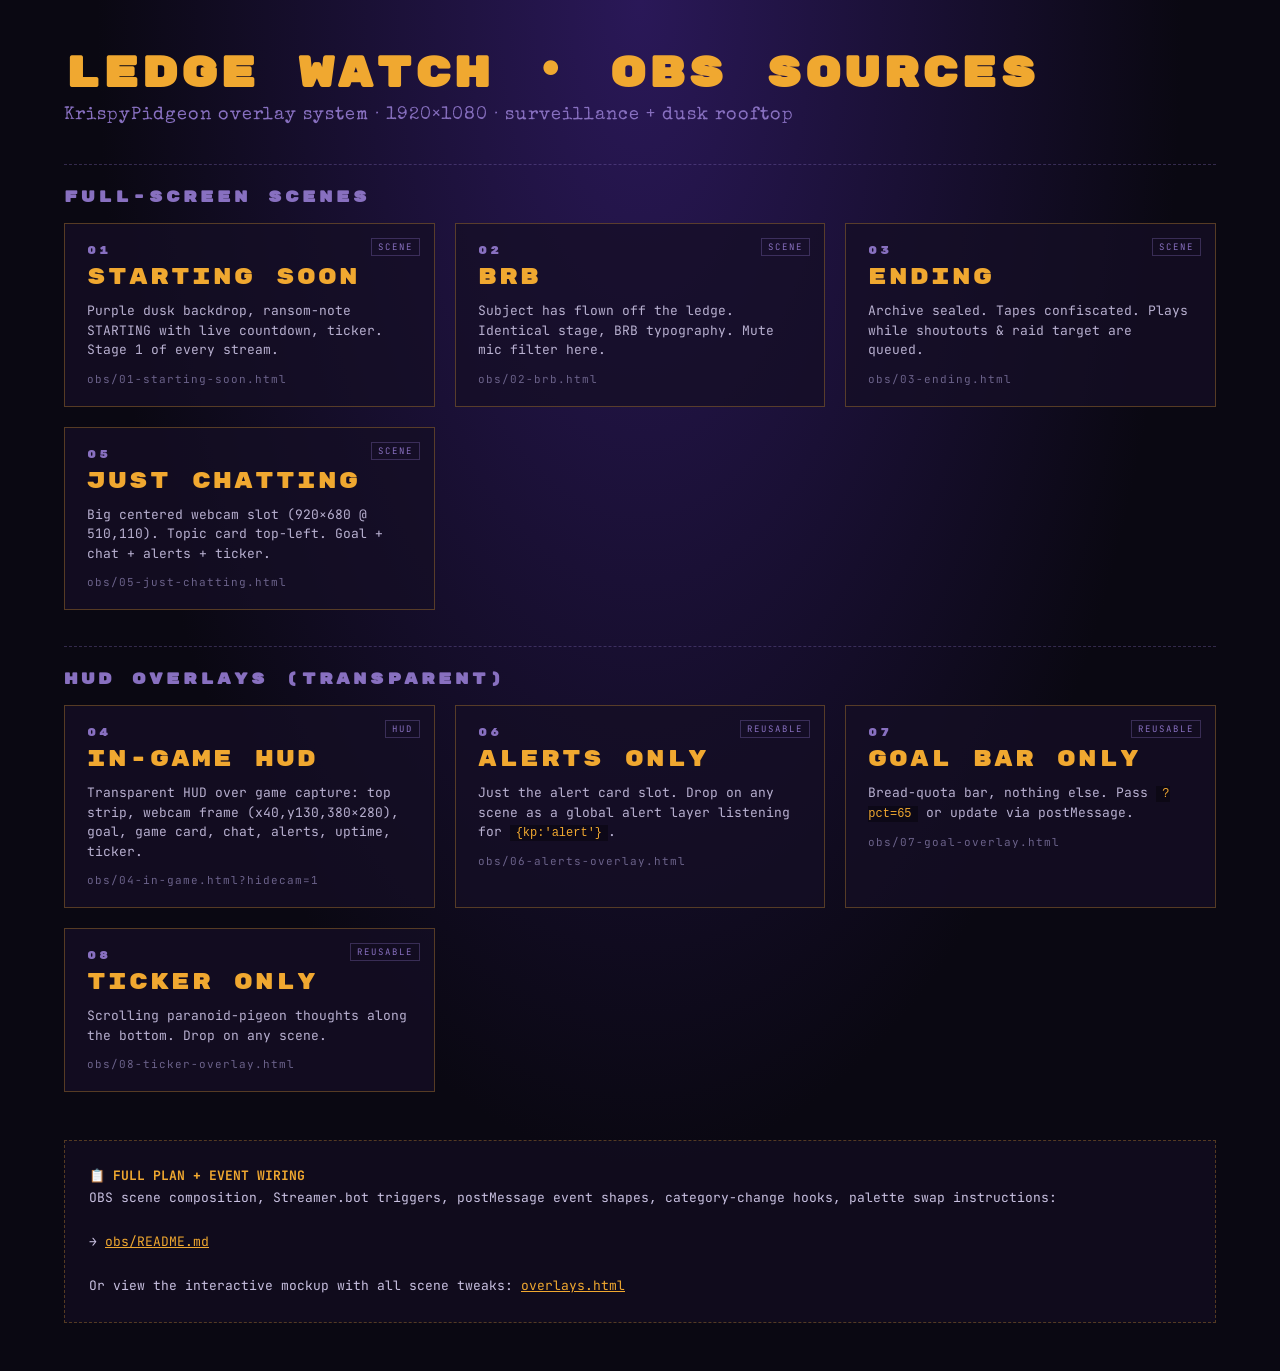
<file: index.html>
<!DOCTYPE html>
<html>
<head>
<meta charset="UTF-8">
<title>KP · OBS Source Index</title>
<link href="https://fonts.googleapis.com/css2?family=JetBrains+Mono:wght@400;700&family=Rubik+Mono+One&family=Special+Elite&display=swap" rel="stylesheet">
<style>
  * { box-sizing: border-box; margin: 0; padding: 0; }
  body {
    background: #0a0812 radial-gradient(ellipse at top, #2a1858 0%, #0a0812 60%);
    color: #e8e4f0; font-family: 'JetBrains Mono', monospace; min-height: 100vh;
    padding: 48px 64px;
  }
  h1 { font-family: 'Rubik Mono One'; font-size: 42px; letter-spacing: 3px; color: #f0a830; margin-bottom: 6px; }
  .sub { font-family: 'Special Elite'; font-size: 18px; color: #8870c0; margin-bottom: 40px; letter-spacing: 1px; }
  .grid { display: grid; grid-template-columns: repeat(auto-fill, minmax(340px, 1fr)); gap: 20px; max-width: 1400px; }
  .card {
    background: rgba(20,14,36,0.75); border: 1px solid rgba(240,168,48,0.3);
    padding: 20px 22px; text-decoration: none; color: inherit;
    transition: transform .15s, border-color .15s, box-shadow .15s;
    position: relative; overflow: hidden;
  }
  .card:hover { transform: translateY(-2px); border-color: #f0a830; box-shadow: 0 8px 30px rgba(240,168,48,0.15); }
  .card .num { font-family: 'Rubik Mono One'; font-size: 11px; color: #8870c0; letter-spacing: 3px; }
  .card .name { font-family: 'Rubik Mono One'; font-size: 22px; color: #f0a830; letter-spacing: 2px; margin: 6px 0 10px; }
  .card .desc { font-size: 13px; color: #b8b0d0; line-height: 1.5; }
  .card .path { font-size: 11px; color: #6b628a; margin-top: 12px; letter-spacing: 1px; }
  .card .tag { position: absolute; top: 14px; right: 14px; font-size: 9px; letter-spacing: 2px; color: #8870c0; border: 1px solid #8870c055; padding: 2px 6px; }
  h2 { font-family: 'Rubik Mono One'; font-size: 16px; letter-spacing: 3px; color: #8870c0; margin: 36px 0 16px; border-top: 1px dashed #8870c055; padding-top: 22px; }
  .plan {
    margin-top: 48px; padding: 24px; background: rgba(20,14,36,0.6); border: 1px dashed rgba(240,168,48,0.3);
    font-size: 13px; line-height: 1.7; color: #c8c0e0;
  }
  .plan a { color: #f0a830; }
  code { background: rgba(0,0,0,0.35); padding: 1px 6px; color: #f0a830; font-size: 12px; }
</style>
</head>
<body>
  <h1>LEDGE WATCH · OBS SOURCES</h1>
  <div class="sub">KrispyPidgeon overlay system · 1920×1080 · surveillance + dusk rooftop</div>

  <h2>FULL-SCREEN SCENES</h2>
  <div class="grid">
    <a class="card" href="obs/01-starting-soon.html"><span class="tag">SCENE</span>
      <div class="num">01</div><div class="name">STARTING SOON</div>
      <div class="desc">Purple dusk backdrop, ransom-note STARTING with live countdown, ticker. Stage 1 of every stream.</div>
      <div class="path">obs/01-starting-soon.html</div>
    </a>
    <a class="card" href="obs/02-brb.html"><span class="tag">SCENE</span>
      <div class="num">02</div><div class="name">BRB</div>
      <div class="desc">Subject has flown off the ledge. Identical stage, BRB typography. Mute mic filter here.</div>
      <div class="path">obs/02-brb.html</div>
    </a>
    <a class="card" href="obs/03-ending.html"><span class="tag">SCENE</span>
      <div class="num">03</div><div class="name">ENDING</div>
      <div class="desc">Archive sealed. Tapes confiscated. Plays while shoutouts & raid target are queued.</div>
      <div class="path">obs/03-ending.html</div>
    </a>
    <a class="card" href="obs/05-just-chatting.html"><span class="tag">SCENE</span>
      <div class="num">05</div><div class="name">JUST CHATTING</div>
      <div class="desc">Big centered webcam slot (920×680 @ 510,110). Topic card top-left. Goal + chat + alerts + ticker.</div>
      <div class="path">obs/05-just-chatting.html</div>
    </a>
  </div>

  <h2>HUD OVERLAYS (TRANSPARENT)</h2>
  <div class="grid">
    <a class="card" href="obs/04-in-game.html?hidecam=1"><span class="tag">HUD</span>
      <div class="num">04</div><div class="name">IN-GAME HUD</div>
      <div class="desc">Transparent HUD over game capture: top strip, webcam frame (x40,y130,380×280), goal, game card, chat, alerts, uptime, ticker.</div>
      <div class="path">obs/04-in-game.html?hidecam=1</div>
    </a>
    <a class="card" href="obs/06-alerts-overlay.html"><span class="tag">REUSABLE</span>
      <div class="num">06</div><div class="name">ALERTS ONLY</div>
      <div class="desc">Just the alert card slot. Drop on any scene as a global alert layer listening for <code>{kp:'alert'}</code>.</div>
      <div class="path">obs/06-alerts-overlay.html</div>
    </a>
    <a class="card" href="obs/07-goal-overlay.html"><span class="tag">REUSABLE</span>
      <div class="num">07</div><div class="name">GOAL BAR ONLY</div>
      <div class="desc">Bread-quota bar, nothing else. Pass <code>?pct=65</code> or update via postMessage.</div>
      <div class="path">obs/07-goal-overlay.html</div>
    </a>
    <a class="card" href="obs/08-ticker-overlay.html"><span class="tag">REUSABLE</span>
      <div class="num">08</div><div class="name">TICKER ONLY</div>
      <div class="desc">Scrolling paranoid-pigeon thoughts along the bottom. Drop on any scene.</div>
      <div class="path">obs/08-ticker-overlay.html</div>
    </a>
  </div>

  <div class="plan">
    <strong style="color:#f0a830">📋 FULL PLAN + EVENT WIRING</strong><br/>
    OBS scene composition, Streamer.bot triggers, postMessage event shapes, category-change hooks, palette swap instructions:<br/><br/>
    → <a href="obs/README.md">obs/README.md</a><br/><br/>
    Or view the interactive mockup with all scene tweaks: <a href="overlays.html">overlays.html</a>
  </div>
</body>
</html>
</file>
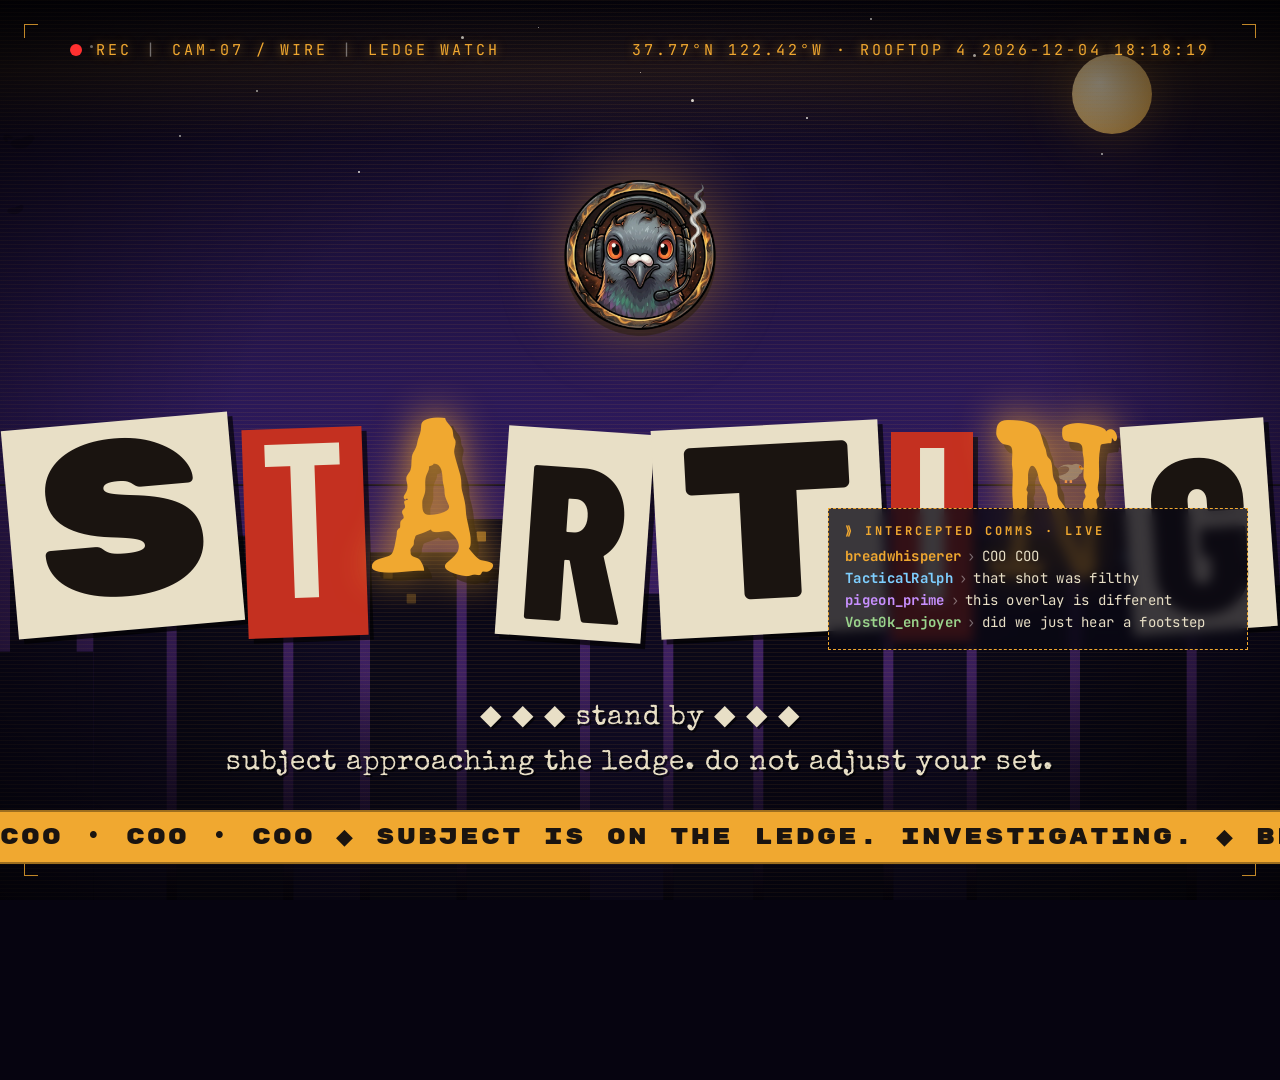
<file: obs/01-starting-soon.html>
<!DOCTYPE html>
<html>
<head>
<meta charset="UTF-8">
<title>KP · Starting Soon</title>
<link rel="stylesheet" href="ledge.css">
</head>
<body class="with-bg">
<div id="root" style="position:absolute;inset:0"></div>
<script src="ledge.js"></script>
<script>
  const qs = new URLSearchParams(location.search);
  // URL params:
  //   channel       Twitch channel. Enables live chat AND the smart countdown below.
  //   startAt       "auto" (default): read the next slot from the channel's Twitch schedule.
  //                 Or a fixed one-off time, e.g. startAt=20:00 (overrides the schedule).
  //   liveCountdown minutes to count down once Twitch shows the channel is live (default 7,
  //                 leaves room to run an ad so pre-rolls don't hit people joining)
  //   countdown     legacy: minutes from when the source loads. Prefer startAt.
  //   sim           set to 0 to disable sim chat when no channel provided
  //
  // Countdown priority: live (go-live + liveCountdown) > fixed startAt=HH:MM > Twitch
  // schedule > legacy countdown > "stand by". It never shows a made-up time.
  const channel   = (qs.get('channel') || '').toLowerCase().replace(/^#/, '');
  const countMin  = Number(qs.get('countdown')) || 0;
  const startAt   = (qs.get('startAt') || (countMin ? '' : 'auto')).trim();
  const liveMin   = qs.has('liveCountdown') ? Math.max(0, Number(qs.get('liveCountdown')) || 0) : 7;

  const root = document.getElementById('root');
  LedgeWatch.rooftop(root);
  LedgeWatch.topStrip(root);

  const typoEl = LedgeWatch.typo(root, 'STARTING', [
    '◆ ◆ ◆  stand by  ◆ ◆ ◆',
    'subject approaching the ledge. do not adjust your set.',
  ], { logo: 'assets/logo.png' });
  const line1 = typoEl.querySelector('.sub div:first-child');
  const pad = (n) => String(n).padStart(2, '0');
  const loadedAt = Date.now();

  // ---- Twitch state (public data, no login). Unofficial endpoint: if it ever
  // changes or fails, state stays null and we fall back to "stand by".
  const twitch = { liveSince: null, segments: null };
  async function pollTwitch() {
    if (!channel) return;
    try {
      const q = `query{user(login:"${channel}"){stream{createdAt} channel{schedule{segments{startAt endAt}}}}}`;
      const r = await fetch('https://gql.twitch.tv/gql', {
        method: 'POST',
        headers: { 'Client-ID': 'kimne78kx3ncx6brgo4mv6wki5h1ko', 'Content-Type': 'application/json' },
        body: JSON.stringify({ query: q }),
      });
      const u = (await r.json())?.data?.user;
      if (!u) return;
      twitch.liveSince = u.stream?.createdAt ? new Date(u.stream.createdAt) : null;
      const segs = u.channel?.schedule?.segments;
      if (Array.isArray(segs)) {
        twitch.segments = segs.map(s => ({ start: new Date(s.startAt), end: s.endAt ? new Date(s.endAt) : null }))
                              .filter(s => !isNaN(s.start)).sort((x, y) => x.start - y.start);
      }
    } catch (_) { /* keep last known state */ }
  }
  pollTwitch(); setInterval(pollTwitch, 30 * 1000);

  // Returns a Date to count down to, 'soon' for "going live any second", or null for "stand by".
  function targetTime() {
    const now = new Date();
    // 1. Live: short countdown from the real go-live moment
    if (twitch.liveSince) return new Date(twitch.liveSince.getTime() + liveMin * 60000);
    // 2. Fixed one-off time
    if (startAt && startAt.toLowerCase() !== 'auto') {
      const m = startAt.match(/^(\d{1,2}):?(\d{2})$/);
      if (!m) return null;
      const t = new Date(now); t.setHours(Number(m[1]), Number(m[2]), 0, 0);
      return t;
    }
    // 3. Twitch schedule: the slot we're in, or the next one
    if (startAt && twitch.segments) {
      const seg = twitch.segments.find(s => (s.end || new Date(s.start.getTime() + 4 * 3600e3)) > now);
      if (!seg) return null;
      return seg.start;
    }
    // 4. Legacy minutes-from-load
    if (countMin) return new Date(loadedAt + countMin * 60000);
    return null;
  }
  function render() {
    const t = targetTime();
    if (!t) { line1.textContent = '◆ ◆ ◆  stand by  ◆ ◆ ◆'; return; }
    const left = Math.round((t - Date.now()) / 1000);
    if (left <= 0) { line1.textContent = '◆ ◆ ◆  going live any second  ◆ ◆ ◆'; return; }
    if (left > 60 * 60) { line1.textContent = '◆ ◆ ◆  stand by  ◆ ◆ ◆'; return; } // more than an hour out
    line1.textContent = `◆ ◆ ◆  begins in ${pad(Math.floor(left / 60))}:${pad(left % 60)}  ◆ ◆ ◆`;
  }
  render(); setInterval(render, 1000);

  // Pre-stream chat — keeps community visible before going live
  const simulate = channel ? false : (qs.get('sim') !== '0');
  const chat = LedgeWatch.chat(root, { simulate });
  if (channel) LedgeWatch.twitchChat(channel, (m) => chat.add(m));

  // Alerts — lets early follow/sub/raid hype pop before you even go live
  const alertHost = LedgeWatch.alertHost(root);

  LedgeWatch.ticker(root);
  LedgeWatch.bind({ alertHost, chat });

  window.LedgeWatch_test = {
    follow: () => alertHost.fire({ type: 'follow', name: 'flock_boss',     msg: 'followed the flock' }),
    sub:    () => alertHost.fire({ type: 'sub',    name: 'breadwhisperer', amount: 'Tier 3 · 6mo', msg: 'resubbed · 6 months deep' }),
    bits:   () => alertHost.fire({ type: 'bits',   name: 'TacticalRalph',  amount: '500 bits',     msg: 'tossed 500 bits' }),
    donate: () => alertHost.fire({ type: 'donate', name: 'anonymous',      amount: '£25.00',       msg: 'buy yourself a sandwich' }),
    raid:   () => alertHost.fire({ type: 'raid',   name: 'Vost0k_stream',  amount: '42 raiders',   msg: 'raiding with 42' }),
  };
</script>
</body>
</html>
</file>
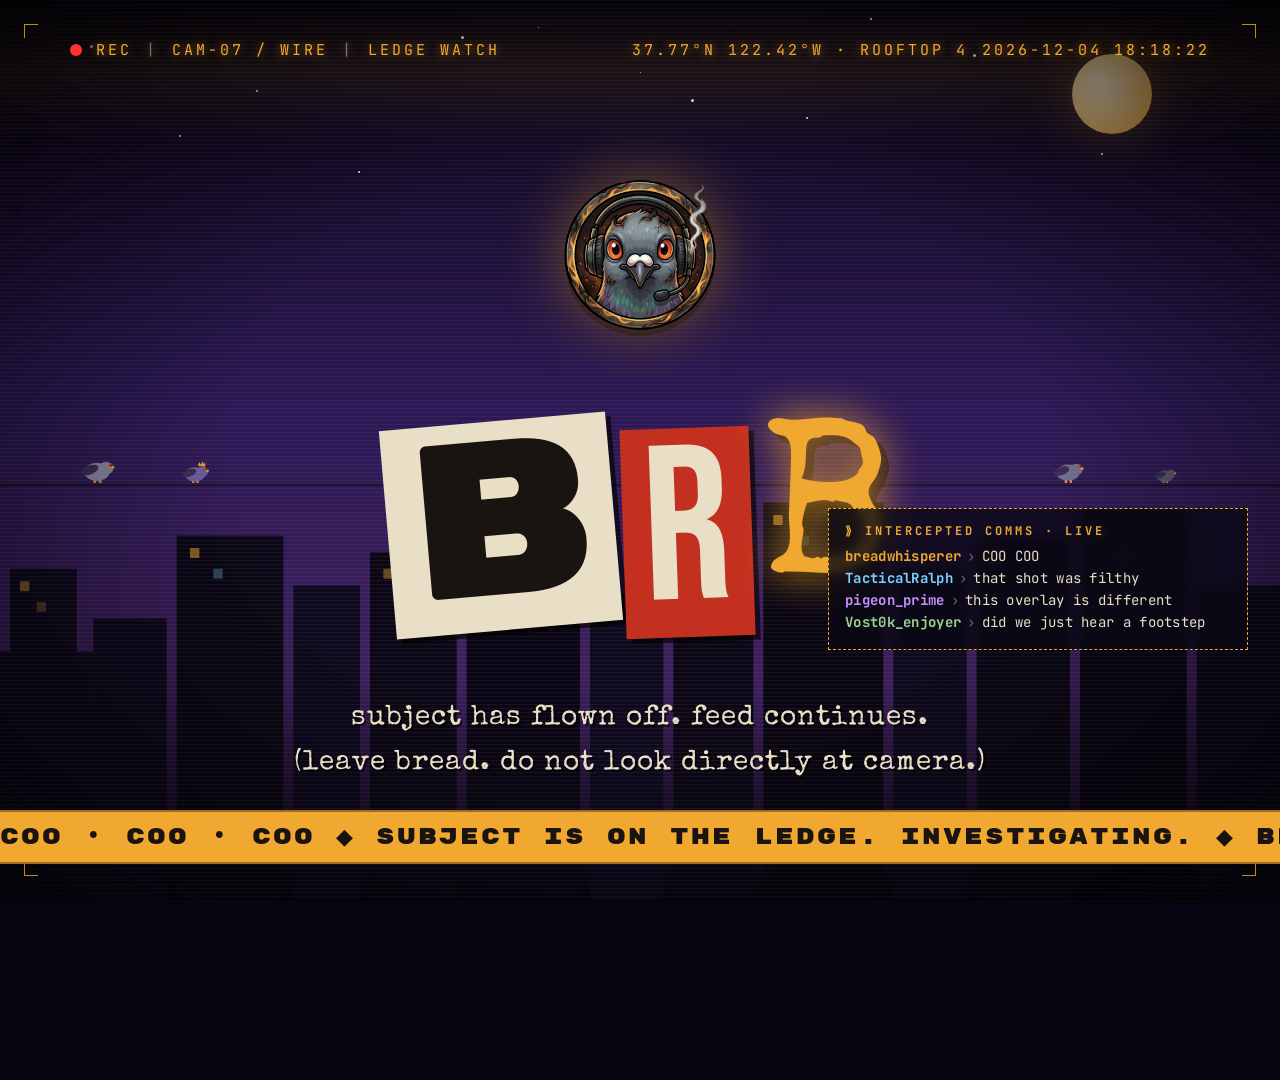
<file: obs/02-brb.html>
<!DOCTYPE html>
<html>
<head>
<meta charset="UTF-8">
<title>KP · BRB</title>
<link rel="stylesheet" href="ledge.css">
</head>
<body class="with-bg">
<div id="root" style="position:absolute;inset:0"></div>
<script src="ledge.js"></script>
<script>
  const qs = new URLSearchParams(location.search);
  // URL params:
  //   channel — Twitch channel for live chat (community stays visible during breaks)
  //   sim     — set to 0 to disable sim chat when no channel provided
  const channel = qs.get('channel') || '';

  const root = document.getElementById('root');
  LedgeWatch.rooftop(root);
  LedgeWatch.topStrip(root);
  LedgeWatch.typo(root, 'BRB', [
    'subject has flown off. feed continues.',
    '(leave bread. do not look directly at camera.)',
  ], { logo: 'assets/logo.png' });

  // Chat — keeps community alive during the break
  const simulate = channel ? false : (qs.get('sim') !== '0');
  const chat = LedgeWatch.chat(root, { simulate });
  if (channel) LedgeWatch.twitchChat(channel, (m) => chat.add(m));

  // Alerts — mid-break subs/follows/raids still pop
  const alertHost = LedgeWatch.alertHost(root);

  LedgeWatch.ticker(root);
  LedgeWatch.bind({ alertHost, chat });

  window.LedgeWatch_test = {
    follow: () => alertHost.fire({ type: 'follow', name: 'flock_boss',     msg: 'followed the flock' }),
    sub:    () => alertHost.fire({ type: 'sub',    name: 'breadwhisperer', amount: 'Tier 3 · 6mo', msg: 'resubbed · 6 months deep' }),
    bits:   () => alertHost.fire({ type: 'bits',   name: 'TacticalRalph',  amount: '500 bits',     msg: 'tossed 500 bits' }),
    donate: () => alertHost.fire({ type: 'donate', name: 'anonymous',      amount: '£25.00',       msg: 'buy yourself a sandwich' }),
    raid:   () => alertHost.fire({ type: 'raid',   name: 'Vost0k_stream',  amount: '42 raiders',   msg: 'raiding with 42' }),
  };
</script>
</body>
</html>
</file>
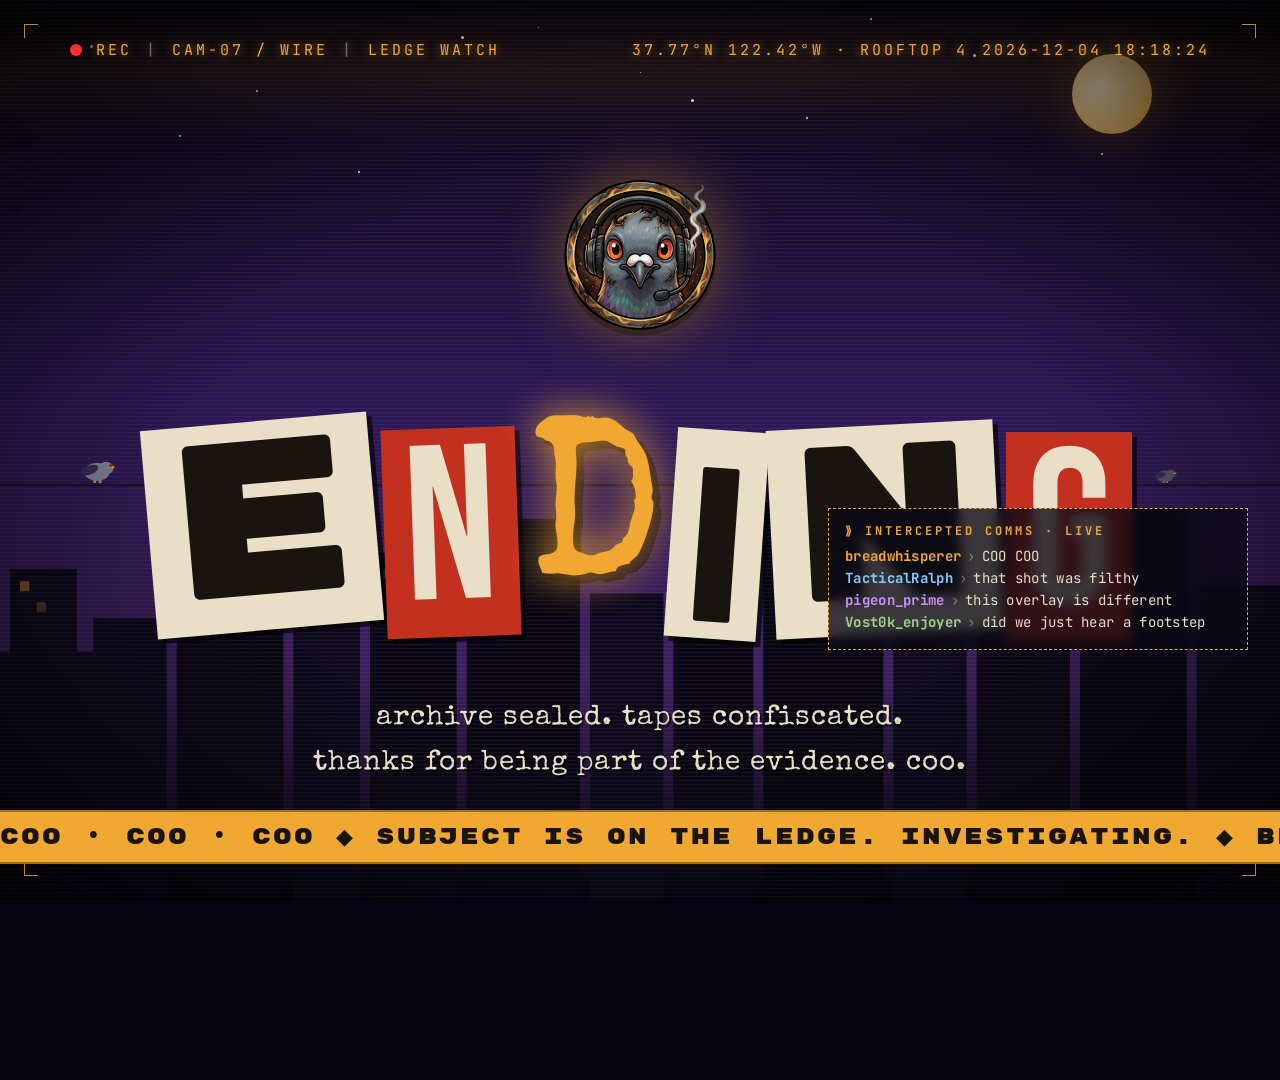
<file: obs/03-ending.html>
<!DOCTYPE html>
<html>
<head>
<meta charset="UTF-8">
<title>KP · Ending</title>
<link rel="stylesheet" href="ledge.css">
</head>
<body class="with-bg">
<div id="root" style="position:absolute;inset:0"></div>
<script src="ledge.js"></script>
<script>
  const qs = new URLSearchParams(location.search);
  // URL params:
  //   channel — Twitch channel for live chat (shoutouts + raid chatter stay visible)
  //   sim     — set to 0 to disable sim chat when no channel provided
  const channel = qs.get('channel') || '';

  const root = document.getElementById('root');
  LedgeWatch.rooftop(root);
  LedgeWatch.topStrip(root);
  LedgeWatch.typo(root, 'ENDING', [
    'archive sealed. tapes confiscated.',
    'thanks for being part of the evidence. coo.',
  ], { logo: 'assets/logo.png' });

  // Chat — stays visible while shoutouts/raid target are queued
  const simulate = channel ? false : (qs.get('sim') !== '0');
  const chat = LedgeWatch.chat(root, { simulate });
  if (channel) LedgeWatch.twitchChat(channel, (m) => chat.add(m));

  // Alerts — late-stream follows/subs/raids get full hype
  const alertHost = LedgeWatch.alertHost(root);

  LedgeWatch.ticker(root);
  LedgeWatch.bind({ alertHost, chat });

  window.LedgeWatch_test = {
    follow: () => alertHost.fire({ type: 'follow', name: 'flock_boss',     msg: 'followed the flock' }),
    sub:    () => alertHost.fire({ type: 'sub',    name: 'breadwhisperer', amount: 'Tier 3 · 6mo', msg: 'resubbed · 6 months deep' }),
    bits:   () => alertHost.fire({ type: 'bits',   name: 'TacticalRalph',  amount: '500 bits',     msg: 'tossed 500 bits' }),
    donate: () => alertHost.fire({ type: 'donate', name: 'anonymous',      amount: '£25.00',       msg: 'buy yourself a sandwich' }),
    raid:   () => alertHost.fire({ type: 'raid',   name: 'Vost0k_stream',  amount: '42 raiders',   msg: 'raiding with 42' }),
  };
</script>
</body>
</html>
</file>
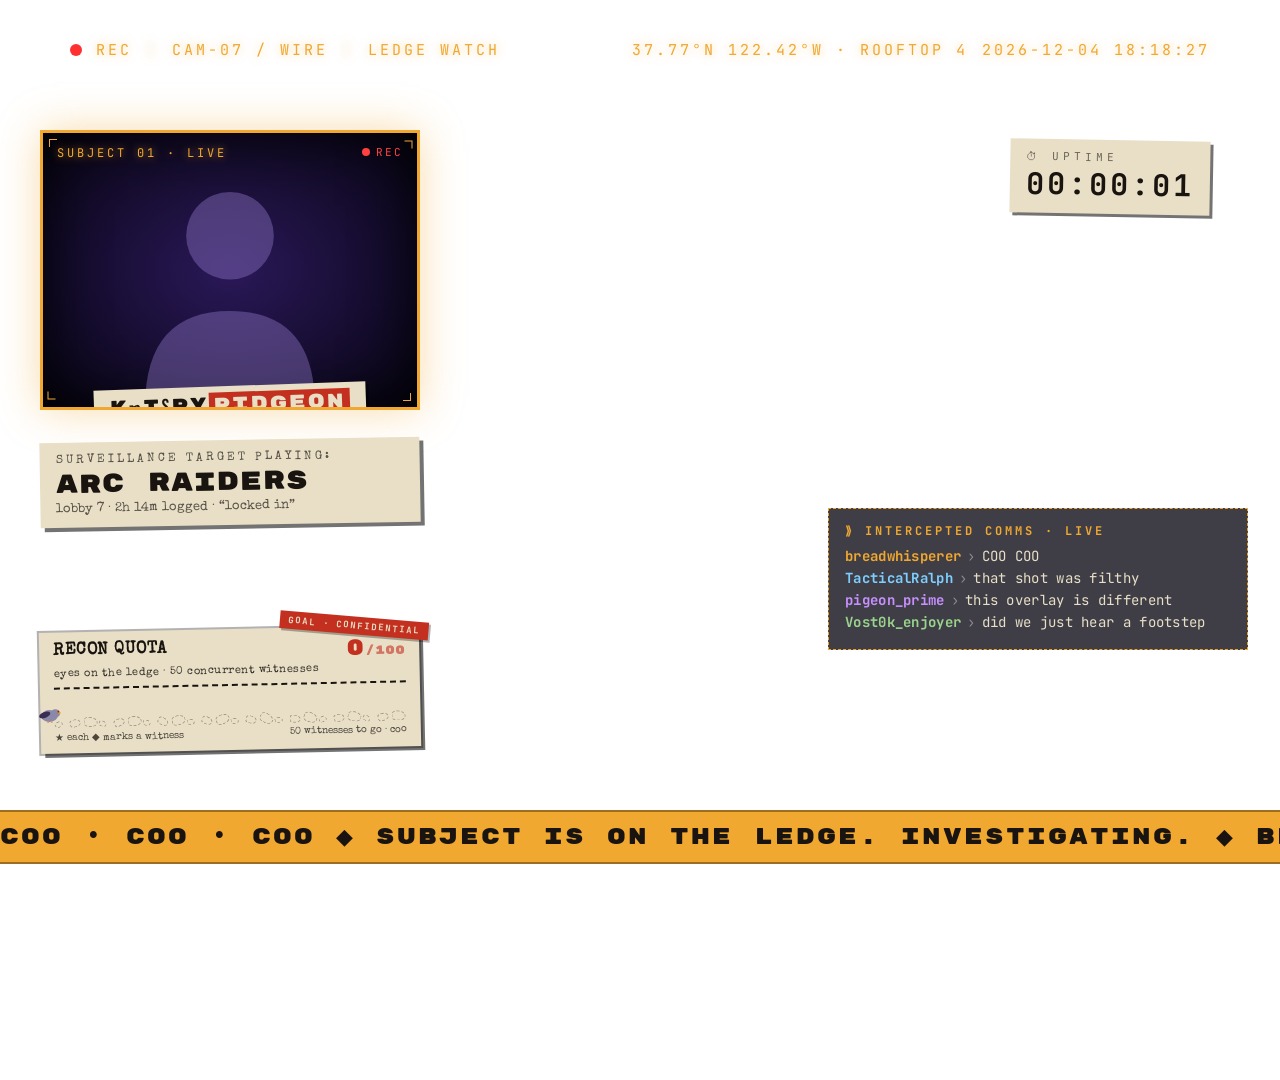
<file: obs/04-in-game.html>
<!DOCTYPE html>
<html>
<head>
<meta charset="UTF-8">
<title>KP · In-Game HUD</title>
<link rel="stylesheet" href="ledge.css">
<style>
  /* Transparent for OBS. HUD layers only — webcam + game capture are separate sources. */
  body { background: transparent; }
  /* Hide the webcam placeholder in production: add ?hidecam=1 to URL. */
  body.nocam .cam { display: none; }
  /* This scene does NOT use the rooftop backdrop — game capture goes behind. */
</style>
</head>
<body>
<div id="root" style="position:absolute;inset:0"></div>
<script src="ledge.js"></script>
<script>
  const qs = new URLSearchParams(location.search);
  if (qs.get('hidecam') === '1') document.body.classList.add('nocam');

  // URL params (all optional):
  //   channel     — Twitch channel: live chat + viewer-count goal + auto game/title/uptime
  //   game        — pin game title (overrides Twitch auto-update)
  //   gameMeta    — pin subtitle (overrides Twitch auto-update)
  //   target      — recon-quota target (default 50)
  //   targetLabel — override the caption beneath the goal title
  //   sim         — set to 0 to disable simulated chat (auto-off when channel is set)
  const channel    = qs.get('channel')  || '';
  const userGame   = qs.get('game');       // undefined if not set
  const userMeta   = qs.get('gameMeta');   // undefined if not set
  const gameName   = userGame || 'ARC RAIDERS';
  const gameMeta   = userMeta || 'lobby 7 · 2h 14m logged · “locked in”';
  const target     = Number(qs.get('target')) || 50;
  const tgtLbl     = qs.get('targetLabel') || `eyes on the ledge · ${target} concurrent witnesses`;

  const root = document.getElementById('root');

  // Top strip (REC / CAM / timestamp) — works over game capture
  LedgeWatch.topStrip(root);

  // Webcam frame placeholder — in OBS, overlay your real webcam source on top
  // at the same coords (40,130 · 380×280). Or append ?hidecam=1 to hide.
  LedgeWatch.cam(root, { x: 40, y: 130, w: 380, h: 280 });

  // Uptime timer (syncs to real Twitch stream uptime when channel is set)
  const uptime = LedgeWatch.timer(root, { label: 'UPTIME', startSeconds: 0 });
  if (qs.get('hidetimer') === '1') uptime.el.style.display = 'none';

  // Goal bar — RECON QUOTA (concurrent viewers). Update live via postMessage {kp:'goal', percent: N}
  const goal = LedgeWatch.goal(root, {
    title: 'RECON QUOTA',
    caption: tgtLbl,
    percent: 0,
    target: target,
    unit: 'witness',
    unitPlural: 'witnesses',
    legend: '★ each ◆ marks a witness',
  });
  if (qs.get('hidegoal') === '1') goal.el.style.display = 'none';

  // Alerts — listen for postMessage {kp:'alert', type, name, amount, msg}
  const alertHost = LedgeWatch.alertHost(root);

  // Chat — live when channel param is set, otherwise simulated unless ?sim=0
  const simulate = channel ? false : (qs.get('sim') !== '0');
  const chat = LedgeWatch.chat(root, { simulate });
  if (qs.get('hidechat') === '1') chat.el.style.display = 'none';

  // Game card — paper slip. Update text via window.setGame(title, meta)
  // Hide entirely with ?hidegame=1 (useful when webcam is off and floating UI looks odd)
  const card = document.createElement('div');
  card.style.cssText = 'position:absolute;top:440px;left:40px;width:380px;background:var(--paper);color:var(--ink);padding:12px 16px;transform:rotate(-1deg);box-shadow:4px 4px 0 rgba(0,0,0,0.55);font-family:Special Elite;z-index:30';
  card.innerHTML = `
    <div style="font-size:12px;letter-spacing:3px;opacity:0.7">SURVEILLANCE TARGET PLAYING:</div>
    <div class="title" style="font-family:'Rubik Mono One';font-size:26px;letter-spacing:1px;margin-top:2px"></div>
    <div class="meta" style="font-size:13px;opacity:0.7;margin-top:2px"></div>`;
  card.querySelector('.title').textContent = gameName;
  card.querySelector('.meta').textContent = gameMeta;
  if (qs.get('hidegame') === '1') card.style.display = 'none';
  root.appendChild(card);
  window.setGame = (title, meta) => {
    card.querySelector('.title').textContent = title;
    if (meta) card.querySelector('.meta').textContent = meta;
  };
  window.hideGame = (hidden = true) => { card.style.display = hidden ? 'none' : ''; };

  // Live Twitch wiring when channel is set
  if (channel) {
    LedgeWatch.twitchChat(channel, (m) => chat.add(m));
    LedgeWatch.viewerPoll(channel, target, (pct) => goal.set(pct));

    // Auto game/title/uptime from Twitch (unless user pinned via URL param)
    LedgeWatch.streamInfoPoll(channel, (info) => {
      if (!userGame && info.game) {
        card.querySelector('.title').textContent = info.game.toUpperCase();
      }
      if (!userMeta) {
        const short = info.title && info.title.length > 48
          ? info.title.slice(0, 45).trim() + '…'
          : info.title;
        const parts = [];
        if (info.uptime) parts.push(`${info.uptime} logged`);
        if (short)       parts.push(`“${short}”`);
        card.querySelector('.meta').textContent = parts.join(' · ');
      }
      // Sync UPTIME timer to real stream uptime (consistent across scene switches)
      const upSec = LedgeWatch.parseUptime(info.uptime);
      if (upSec !== null) uptime.set(upSec);
    });
  }

  // Ticker
  LedgeWatch.ticker(root);

  // Bind postMessage bridge (SE widget / bot relays)
  LedgeWatch.bind({ goal, alertHost, chat });

  // Expose for quick debug in the console: LedgeWatch_test.follow()
  window.LedgeWatch_test = {
    follow: () => alertHost.fire({ type: 'follow', name: 'flock_boss', msg: 'followed the flock' }),
    sub:    () => alertHost.fire({ type: 'sub',    name: 'breadwhisperer', amount: 'Tier 3 × 6mo', msg: 'resubbed · 6 months deep' }),
    bits:   () => alertHost.fire({ type: 'bits',   name: 'TacticalRalph',  amount: '500 bits', msg: 'tossed 500 bits' }),
    donate: () => alertHost.fire({ type: 'donate', name: 'anonymous',      amount: '$25.00',    msg: 'buy yourself a sandwich' }),
    raid:   () => alertHost.fire({ type: 'raid',   name: 'Vost0k_stream',  amount: '42 raiders', msg: 'raiding with 42' }),
    goal:   (p) => goal.set(p),
  };
</script>
</body>
</html>
</file>
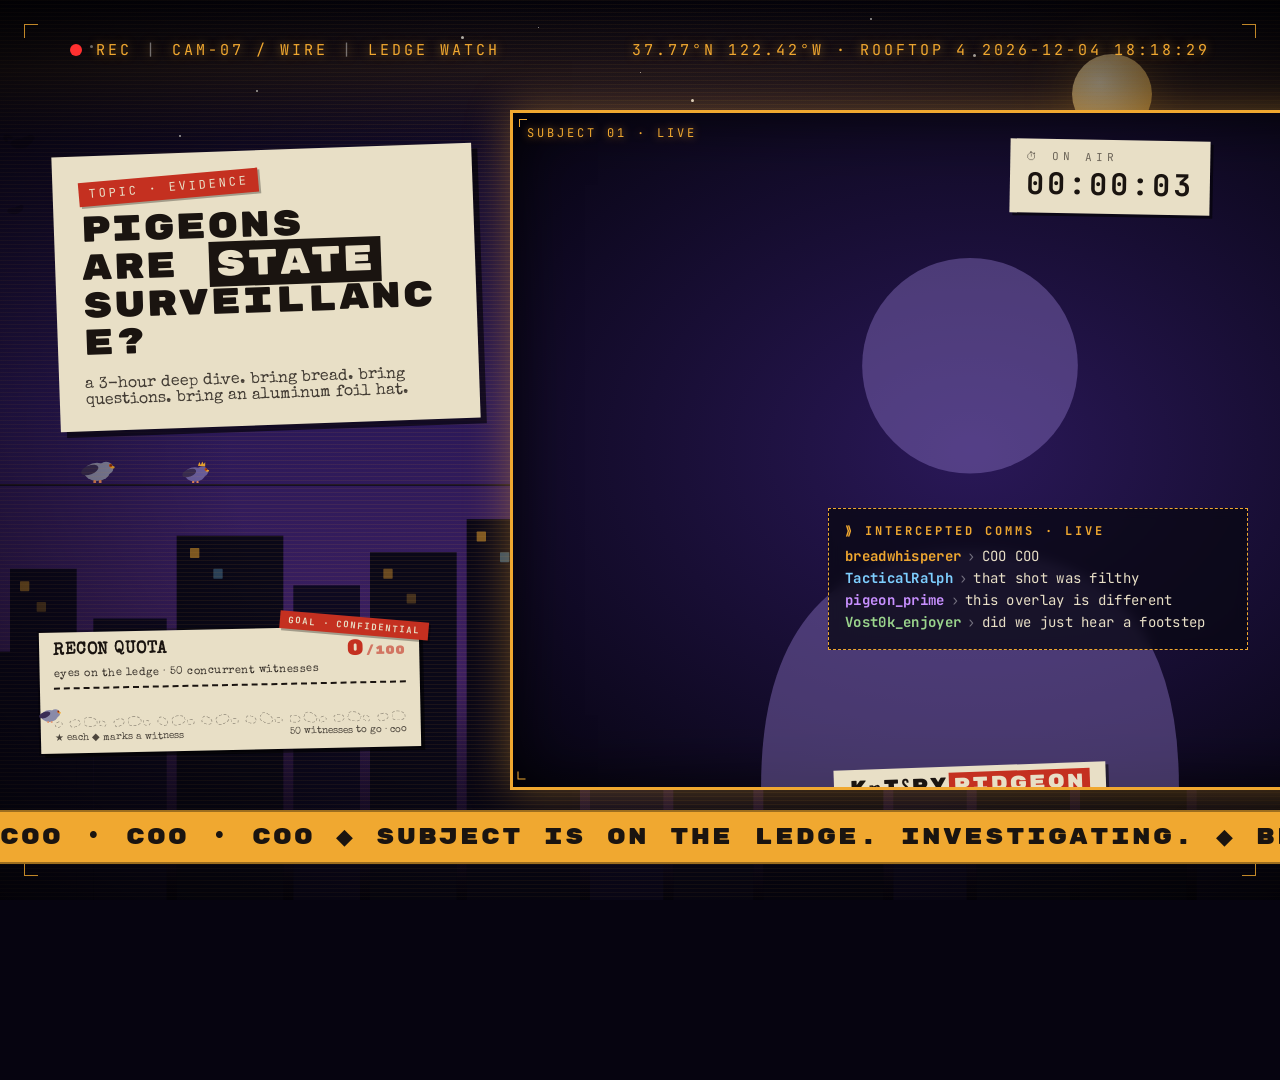
<file: obs/05-just-chatting.html>
<!DOCTYPE html>
<html>
<head>
<meta charset="UTF-8">
<title>KP · Just Chatting</title>
<link rel="stylesheet" href="ledge.css">
</head>
<body class="with-bg">
<div id="root" style="position:absolute;inset:0"></div>
<script src="ledge.js"></script>
<script>
  const qs = new URLSearchParams(location.search);
  const root = document.getElementById('root');

  // URL params (all optional):
  //   channel     — Twitch channel: enables live chat + viewer-count goal polling
  //   topic       — topic card title (HTML allowed, e.g. "STREAM<br/>TOPIC")
  //   topicBody   — topic card body text
  //   topicSize   — sm / md / lg — title font size preset (default md)
  //   topicWidth  — topic card width in px (default 420)
  //   target      — recon-quota target (default 50)
  //   targetLabel — override the caption beneath the goal title
  //   sim         — set to 0 to disable simulated chat (auto-off when channel is set)
  const channel    = qs.get('channel')   || '';
  const topicText  = qs.get('topic')     || 'PIGEONS<br/>ARE <span style="background:var(--ink);color:var(--paper);padding:0 6px">STATE</span><br/>SURVEILLANCE?';
  const topicBody  = qs.get('topicBody') || 'a 3-hour deep dive. bring bread. bring questions. bring an aluminum foil hat.';
  const topicSize  = qs.get('topicSize') || 'md';
  const topicWidth = Number(qs.get('topicWidth')) || 420;
  const target     = Number(qs.get('target')) || 50;
  const tgtLbl     = qs.get('targetLabel') || `eyes on the ledge · ${target} concurrent witnesses`;

  // Title font size presets (keeps the card readable regardless of topic length)
  const TOPIC_SIZES = { sm: 28, md: 36, lg: 44 };
  const topicFont  = TOPIC_SIZES[topicSize] || TOPIC_SIZES.md;

  LedgeWatch.rooftop(root);
  LedgeWatch.topStrip(root);

  // Big webcam slot. Place real webcam source in OBS at (510,110 · 920×680).
  if (qs.get('hidecam') !== '1') LedgeWatch.cam(root, { x: 510, y: 110, w: 920, h: 680 });

  // Timer (labeled ON AIR for chatting scene; syncs to Twitch uptime when channel set)
  const uptime = LedgeWatch.timer(root, { label: 'ON AIR' });
  if (qs.get('hidetimer') === '1') uptime.el.style.display = 'none';

  // Goal bar — RECON QUOTA (concurrent viewers)
  const goal = LedgeWatch.goal(root, {
    title: 'RECON QUOTA',
    caption: tgtLbl,
    percent: 0,
    target: target,
    unit: 'witness',
    unitPlural: 'witnesses',
    legend: '★ each ◆ marks a witness',
  });
  if (qs.get('hidegoal') === '1') goal.el.style.display = 'none';

  // Alerts host
  const alertHost = LedgeWatch.alertHost(root);

  // Chat — live when channel param is set, otherwise simulated unless ?sim=0
  const simulate = channel ? false : (qs.get('sim') !== '0');
  const chat = LedgeWatch.chat(root, { simulate });
  if (qs.get('hidechat') === '1') chat.el.style.display = 'none';
  if (channel) {
    LedgeWatch.twitchChat(channel, (m) => chat.add(m));
    LedgeWatch.viewerPoll(channel, target, (pct) => goal.set(pct));
    LedgeWatch.streamInfoPoll(channel, (info) => {
      const upSec = LedgeWatch.parseUptime(info.uptime);
      if (upSec !== null) uptime.set(upSec);
    });
  }

  // Topic card (paper slip). Word-wraps safely; size + width configurable via URL.
  const topic = document.createElement('div');
  topic.style.cssText = `position:absolute;top:150px;left:56px;width:${topicWidth}px;background:var(--paper);color:var(--ink);padding:22px 26px;transform:rotate(-2deg);box-shadow:6px 6px 0 rgba(0,0,0,0.6);font-family:Special Elite;z-index:30;box-sizing:border-box;overflow-wrap:break-word;word-wrap:break-word;word-break:break-word`;
  topic.innerHTML = `
    <div style="background:var(--stamp);color:var(--paper);display:inline-block;padding:4px 10px;font-family:'JetBrains Mono';font-size:12px;letter-spacing:3px;transform:rotate(-3deg);margin-bottom:10px;box-shadow:2px 2px 0 rgba(0,0,0,0.3)">TOPIC · EVIDENCE</div>
    <div class="title" style="font-family:'Rubik Mono One';font-size:${topicFont}px;line-height:1.05;letter-spacing:1px;overflow-wrap:break-word;word-wrap:break-word;word-break:break-word;hyphens:auto">${topicText}</div>
    <div class="body" style="font-size:16px;margin-top:14px;opacity:0.8;overflow-wrap:break-word;word-wrap:break-word">${topicBody}</div>`;
  if (qs.get('hidetopic') === '1') topic.style.display = 'none';
  root.appendChild(topic);
  window.setTopic = (htmlTitle, htmlBody) => {
    topic.querySelector('.title').innerHTML = htmlTitle;
    if (htmlBody) topic.querySelector('.body').innerHTML = htmlBody;
  };
  window.setTopicSize = (size) => {
    const f = TOPIC_SIZES[size] || TOPIC_SIZES.md;
    topic.querySelector('.title').style.fontSize = f + 'px';
  };
  window.hideTopic = (hidden = true) => { topic.style.display = hidden ? 'none' : ''; };

  LedgeWatch.ticker(root);
  LedgeWatch.bind({ goal, alertHost, chat });

  window.LedgeWatch_test = {
    follow: () => alertHost.fire({ type: 'follow', name: 'flock_boss', msg: 'followed the flock' }),
    sub:    () => alertHost.fire({ type: 'sub',    name: 'breadwhisperer', amount: 'Tier 3 × 6mo', msg: 'resubbed · 6 months deep' }),
    bits:   () => alertHost.fire({ type: 'bits',   name: 'TacticalRalph',  amount: '500 bits', msg: 'tossed 500 bits' }),
    donate: () => alertHost.fire({ type: 'donate', name: 'anonymous',      amount: '$25.00',    msg: 'buy yourself a sandwich' }),
    raid:   () => alertHost.fire({ type: 'raid',   name: 'Vost0k_stream',  amount: '42 raiders', msg: 'raiding with 42' }),
    goal:   (p) => goal.set(p),
  };
</script>
</body>
</html>
</file>
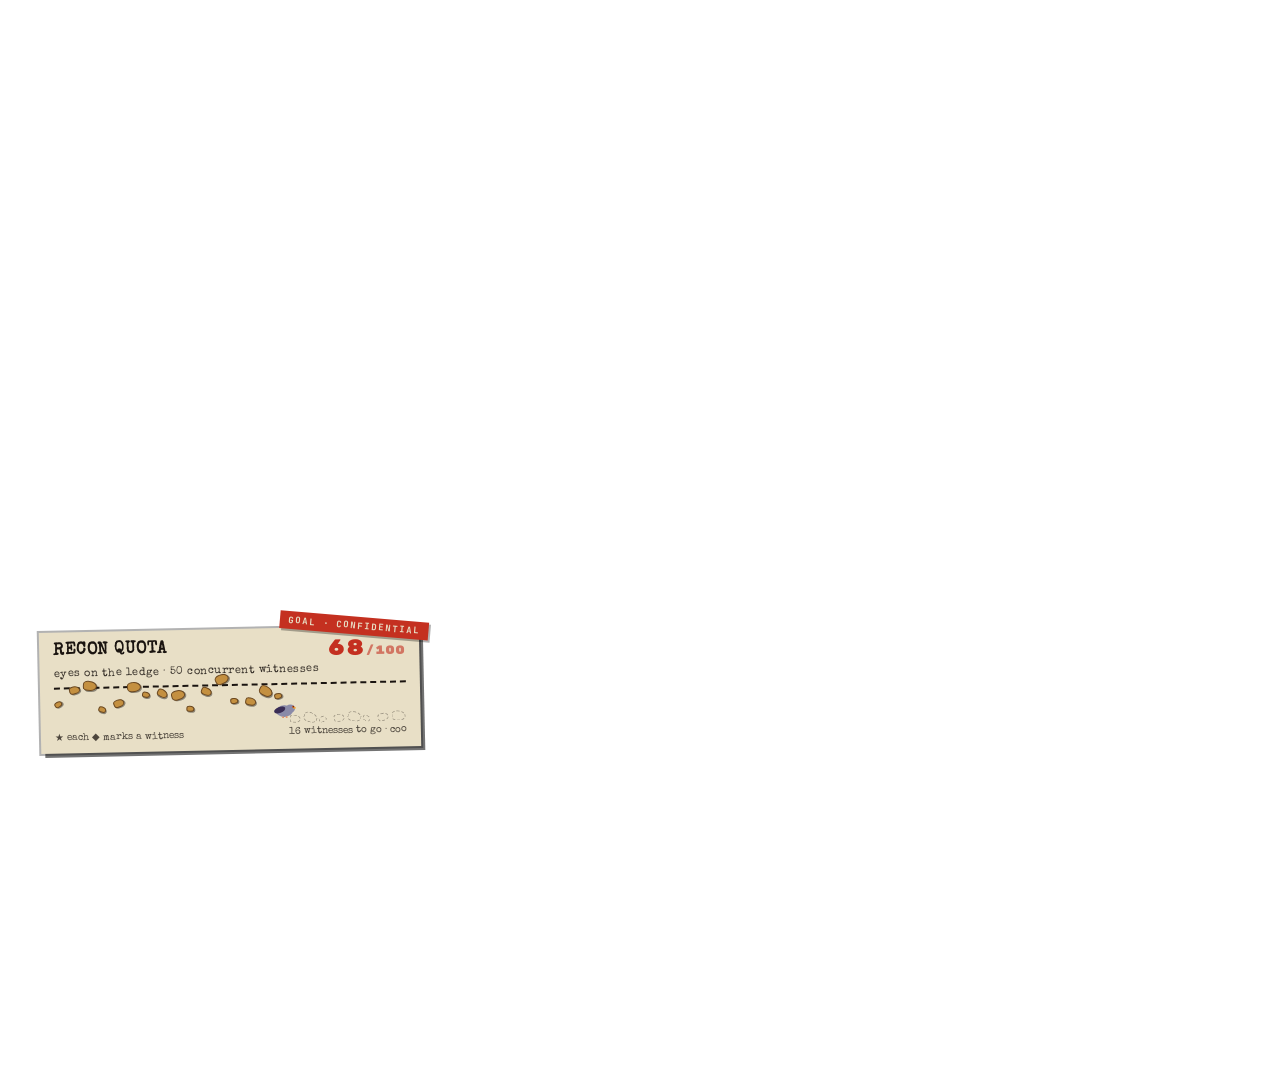
<file: obs/07-goal-overlay.html>
<!DOCTYPE html>
<html>
<head>
<meta charset="UTF-8">
<title>KP · Goal Overlay (transparent)</title>
<link rel="stylesheet" href="ledge.css">
<style>body{background:transparent}</style>
</head>
<body>
<div id="root" style="position:absolute;inset:0"></div>
<script src="ledge.js"></script>
<script>
  // Standalone goal bar source. Drop on any scene where you want only the goal.
  const qs = new URLSearchParams(location.search);
  const pct = Number(qs.get('pct') || 68);
  const root = document.getElementById('root');
  const goal = LedgeWatch.goal(root, {
    title: 'RECON QUOTA',
    caption: 'eyes on the ledge · 50 concurrent witnesses',
    percent: pct,
    target: 50,
    unit: 'witness',
    unitPlural: 'witnesses',
    legend: '★ each ◆ marks a witness',
  });
  LedgeWatch.bind({ goal });
  window.LedgeWatch_test = { goal: (p) => goal.set(p) };
</script>
</body>
</html>
</file>
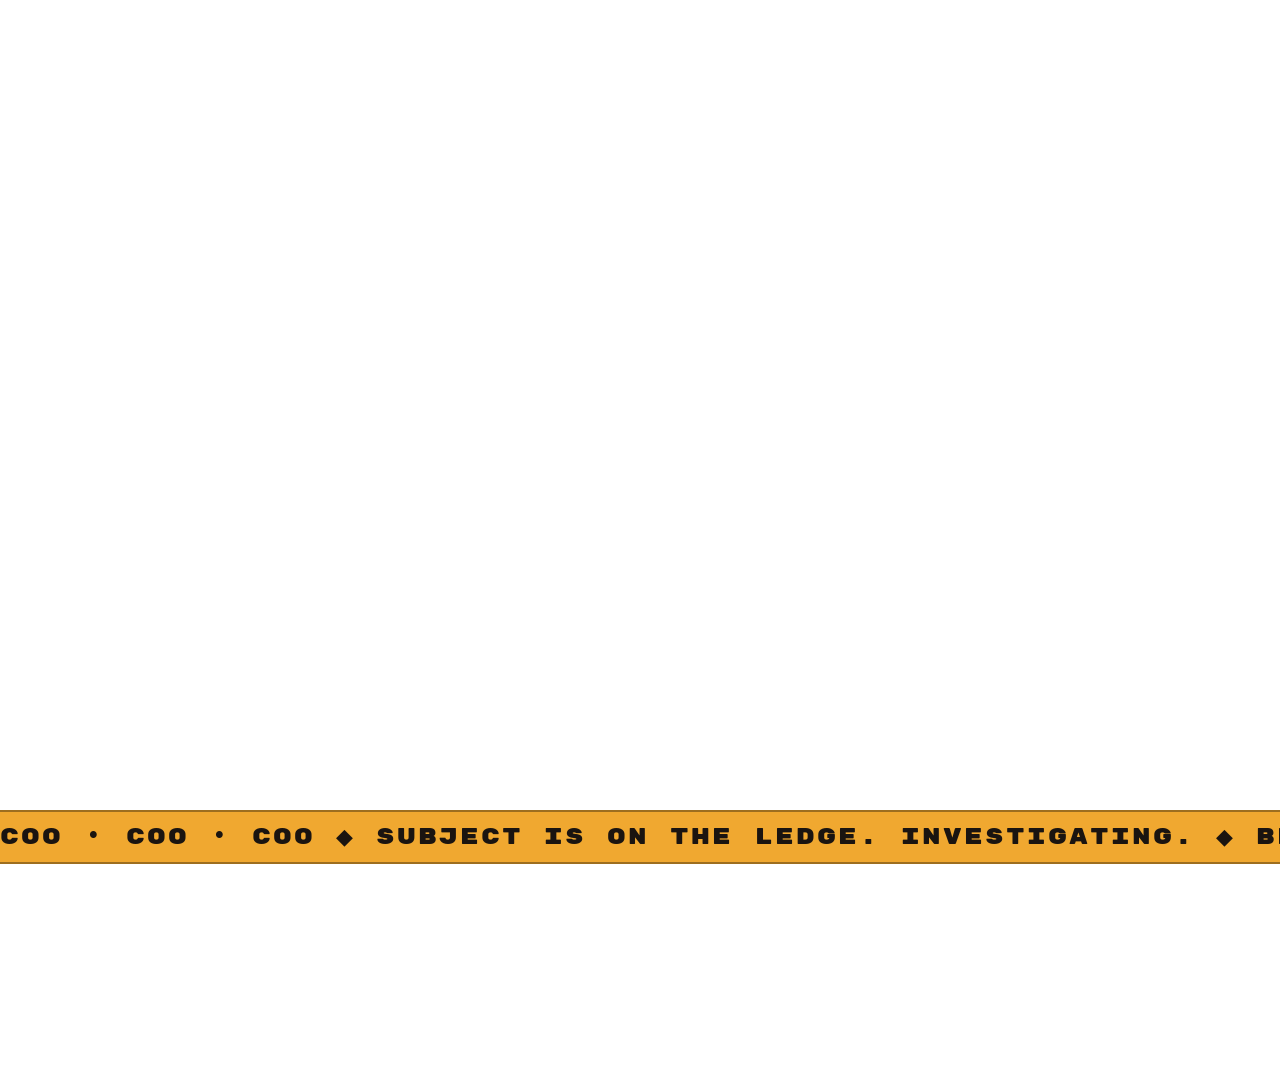
<file: obs/08-ticker-overlay.html>
<!DOCTYPE html>
<html>
<head>
<meta charset="UTF-8">
<title>KP · Ticker (transparent)</title>
<link rel="stylesheet" href="ledge.css">
<style>body{background:transparent}</style>
</head>
<body>
<div id="root" style="position:absolute;inset:0"></div>
<script src="ledge.js"></script>
<script>
  const root = document.getElementById('root');
  LedgeWatch.ticker(root);
</script>
</body>
</html>
</file>
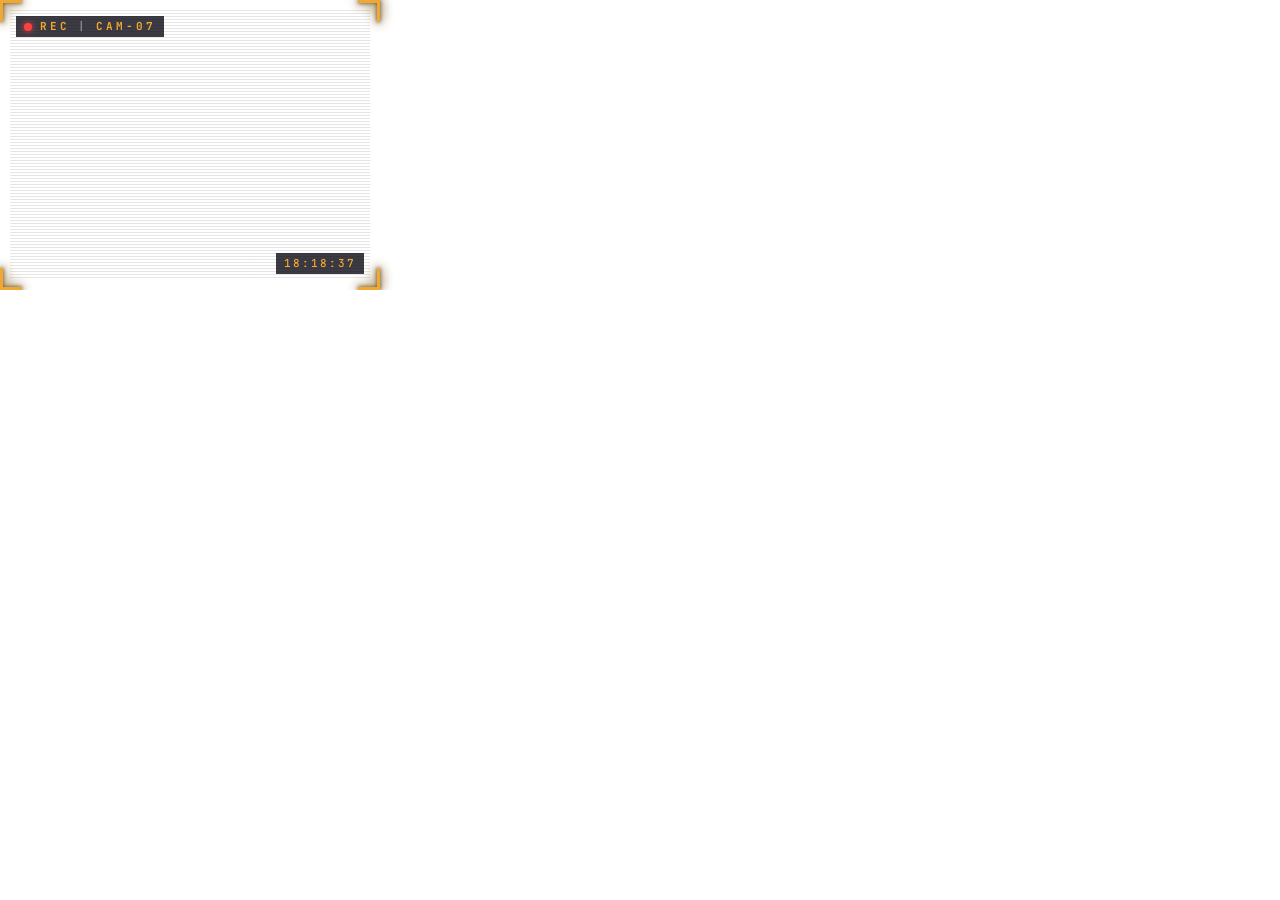
<file: obs/09-cam-frame.html>
<!DOCTYPE html>
<html>
<head>
<meta charset="UTF-8">
<title>KP · Cam Frame (transparent)</title>
<link rel="stylesheet" href="ledge.css">
<!--
  Minimal Ledge Watch frame for the real webcam on gameplay scenes.
  Corner brackets + REC tag + live clock. Nothing else. Follows the auto palette
  (amber by day, icy blue after 19:00) like every other Ledge Watch scene.

  OBS: Browser Source, URL
    https://krispypidge.github.io/kp-twitch-overlays/obs/09-cam-frame.html
  Source Width = w + 2*pad, Height = h + 2*pad (defaults 360x270, pad 10 -> 380 x 290).
  Put it above the webcam and group the two so they move together.

  Params: w, h, pad, label (default CAM-07), clock=0 to hide the clock,
          scan (scanline strength 0..1, default 0.35), palette=dawn|dusk|midnight
-->
<style>
  html, body { width: auto; height: auto; background: transparent; overflow: hidden; }
  :root { --w: 360px; --h: 270px; --pad: 10px; --bk: 22px; --ln: 3px; --scan: .35; }
  .frame { position: relative; width: calc(var(--w) + var(--pad) * 2); height: calc(var(--h) + var(--pad) * 2); }
  .c { position: absolute; width: var(--bk); height: var(--bk); border: 0 solid var(--hl);
       filter: drop-shadow(0 0 6px var(--hl)) drop-shadow(0 0 2px rgba(0,0,0,.9)); }
  .tl { top: 0; left: 0;     border-top-width: var(--ln);    border-left-width: var(--ln); }
  .tr { top: 0; right: 0;    border-top-width: var(--ln);    border-right-width: var(--ln); }
  .bl { bottom: 0; left: 0;  border-bottom-width: var(--ln); border-left-width: var(--ln); }
  .br { bottom: 0; right: 0; border-bottom-width: var(--ln); border-right-width: var(--ln); }
  .win { position: absolute; left: var(--pad); top: var(--pad); width: var(--w); height: var(--h); overflow: hidden; }
  .win::after { content: ""; position: absolute; inset: 0; opacity: var(--scan);
    background: repeating-linear-gradient(to bottom, rgba(0,0,0,.28) 0 1px, transparent 1px 3px); }
  .tag { position: absolute; display: flex; align-items: center; gap: 8px; white-space: nowrap;
         background: rgba(6,4,16,.78); color: var(--hl); font-family: 'JetBrains Mono';
         font-weight: 700; font-size: 11px; letter-spacing: 3px; line-height: 1; padding: 5px 8px; }
  .tag.top { left: calc(var(--pad) + 6px); top: calc(var(--pad) + 6px); }
  .tag.bot { right: calc(var(--pad) + 6px); bottom: calc(var(--pad) + 6px); font-weight: 500; letter-spacing: 2px; }
  .dot { width: 8px; height: 8px; border-radius: 50%; background: #ff4040; box-shadow: 0 0 6px #ff4040;
         animation: kp-red-blink 1.3s ease-in-out infinite; }
  .sep { color: rgba(255,255,255,.4); }
</style>
</head>
<body>
<div class="frame">
  <div class="win"></div>
  <span class="c tl"></span><span class="c tr"></span><span class="c bl"></span><span class="c br"></span>
  <div class="tag top"><span class="dot"></span><span>REC</span><span class="sep">|</span><span id="label">CAM-07</span></div>
  <div class="tag bot" id="clockTag"><span id="clock">00:00:00</span></div>
</div>
<script src="ledge.js"></script>
<script>
  const qs = new URLSearchParams(location.search);
  const css = document.documentElement.style;
  const num = (k, d) => { const v = parseFloat(qs.get(k)); return isNaN(v) ? d : v; };
  css.setProperty('--w',   num('w', 360) + 'px');
  css.setProperty('--h',   num('h', 270) + 'px');
  css.setProperty('--pad', num('pad', 10) + 'px');
  css.setProperty('--scan', Math.max(0, Math.min(1, num('scan', 0.35))));
  if (qs.get('label')) document.getElementById('label').textContent = qs.get('label').toUpperCase().slice(0, 18);
  if (qs.get('clock') === '0') {
    document.getElementById('clockTag').style.display = 'none';
  } else {
    const el = document.getElementById('clock');
    const p = (n) => String(n).padStart(2, '0');
    const tick = () => { const d = new Date(); el.textContent = `${p(d.getHours())}:${p(d.getMinutes())}:${p(d.getSeconds())}`; };
    tick(); setInterval(tick, 1000);
  }
</script>
</body>
</html>
</file>
<file: obs/ledge.css>
/* KrispyPidgeon · Ledge Watch overlay system
   Shared CSS — used by every scene HTML in /obs/. Lives alongside obs/ledge.js.
   All scenes are 1920×1080, transparent OBS browser sources. */

@import url('https://fonts.googleapis.com/css2?family=Bebas+Neue&family=Barlow+Condensed:wght@400;500;600;700;800&family=JetBrains+Mono:wght@400;500;700&family=Rubik+Mono+One&family=Special+Elite&display=swap');

:root {
  /* DUSK (default) — purple dusk + amber */
  --sky1: #060410;
  --sky2: #2a1858;
  --sky3: #3d2060;
  --paper: #e8dfc6;
  --ink: #1a1410;
  --stamp: #c43020;
  --hl: #f0a830;
  --muted: #8870c0;
  --crumb: #c49040;
  --crumb-d: #6b4820;
  --scanline: rgba(240,168,48,0.08);
}

/* DAWN — warm burgundy / rust / gold. Used 04:00–10:00 local. */
:root[data-palette="dawn"] {
  --sky1: #160810;
  --sky2: #5a1f3a;
  --sky3: #8a3540;
  --paper: #eadfbc;
  --stamp: #a02010;
  --hl: #ffb84a;
  --muted: #e08a8a;
  --crumb: #c68038;
  --crumb-d: #6b3820;
  --scanline: rgba(255,184,74,0.08);
}

/* MIDNIGHT — deep navy + icy cyan. Used 19:00–04:00 local. */
:root[data-palette="midnight"] {
  --sky1: #02030d;
  --sky2: #0d1638;
  --sky3: #1a2558;
  --paper: #d8d0ba;
  --stamp: #b22828;
  --hl: #8cd3ff;
  --muted: #5570b0;
  --crumb: #6faad0;
  --crumb-d: #2a4870;
  --scanline: rgba(140,211,255,0.08);
}

* { box-sizing: border-box; margin: 0; padding: 0; }
html, body {
  width: 1920px; height: 1080px;
  background: transparent;                 /* OBS browser source transparency */
  color: #e8e4f0;
  font-family: 'Barlow Condensed', sans-serif;
  overflow: hidden;
}
body.with-bg { background: #060410; }      /* full-screen scenes only */

/* ---------- Rooftop background (reused on starting/brb/ending full-screen) ---------- */
.rooftop {
  position: absolute; inset: 0; overflow: hidden;
  background: linear-gradient(180deg, var(--sky1) 0%, var(--sky2) 45%, var(--sky3) 75%, var(--sky1) 100%);
}
.rooftop .moon {
  position: absolute; top: 6%; right: 10%; width: 80px; height: 80px;
  background: radial-gradient(circle at 35% 35%, #fff8e0, var(--hl));
  border-radius: 50%;
  box-shadow: 0 0 50px rgba(240,168,48,0.33), 0 0 120px rgba(240,168,48,0.13);
  opacity: 0.85;
}
.rooftop .star { position: absolute; background: #fff; border-radius: 50%; animation: kp-blink 3s ease-in-out infinite; }
.rooftop .wire { position: absolute; bottom: 46%; left: 0; right: 0; height: 2px; background: #150f24; }
.rooftop .pigeon-row { position: absolute; bottom: 46%; left: 0; right: 0; }
.rooftop .pigeon-row > div { position: absolute; bottom: 0; transform-origin: bottom center; animation: kp-bob 1s ease-in-out infinite; }
.rooftop svg.skyline { position: absolute; bottom: 0; left: 0; width: 100%; height: 46%; }

/* scanlines + rolling scan */
.scanlines {
  position: absolute; inset: 0; pointer-events: none;
  background: repeating-linear-gradient(0deg, transparent 0px, transparent 3px, var(--scanline) 3px, var(--scanline) 4px);
}
.scan-band {
  position: absolute; left: 0; right: 0; height: 140px; top: 0; pointer-events: none;
  background: linear-gradient(180deg, transparent, rgba(240,168,48,0.10), transparent);
  animation: kp-scan 11s linear infinite;
}
.vignette {
  position: absolute; inset: 0; pointer-events: none;
  background: radial-gradient(ellipse at center, transparent 45%, rgba(0,0,0,0.75) 100%);
}
.cctv-corner { position: absolute; opacity: 0.8; }
.cctv-corner svg { display: block; }

/* ---------- Top strip (REC / CAM / timestamp) ---------- */
.top-strip {
  position: absolute; top: 40px; left: 70px; right: 70px;
  display: flex; justify-content: space-between; align-items: center;
  font-family: 'JetBrains Mono'; font-size: 15px; letter-spacing: 3px;
  color: var(--hl); text-shadow: 0 0 10px rgba(240,168,48,0.55);
  z-index: 40;
}
.top-strip .rec-dot {
  width: 12px; height: 12px; background: #ff3030; border-radius: 50%;
  animation: kp-red-blink 1s ease-in-out infinite;
}
.top-strip > div { display: flex; align-items: center; gap: 14px; }
.top-strip .sep { color: rgba(255,255,255,0.4); }

/* ---------- Goal bar (paper slip with crumb pile) ---------- */
.goal {
  position: absolute; bottom: 150px; left: 40px; width: 380px;
  background: var(--paper); color: var(--ink);
  padding: 10px 14px 10px;
  box-shadow: 4px 4px 0 rgba(0,0,0,0.55), 0 0 0 2px rgba(0,0,0,0.3);
  transform: rotate(-1.2deg);
  font-family: 'Special Elite';
  z-index: 30;
}
.goal .stamp {
  position: absolute; top: -10px; right: -10px;
  background: var(--stamp); color: var(--paper); padding: 3px 8px;
  font-family: 'JetBrains Mono'; font-size: 9px; letter-spacing: 2px; font-weight: 700;
  transform: rotate(6deg); box-shadow: 2px 2px 0 rgba(0,0,0,0.3);
}
.goal .head { display: flex; justify-content: space-between; align-items: flex-start; gap: 10px; margin-bottom: 4px; }
.goal .head .title { font-size: 17px; font-weight: 700; line-height: 1.05; flex: 1; letter-spacing: 0.5px; }
.goal .head .pct { font-family: 'Rubik Mono One'; font-size: 22px; color: var(--stamp); line-height: 1; }
.goal .head .pct .den { font-size: 12px; opacity: 0.6; }
.goal .caption { font-size: 11px; letter-spacing: 0.5px; margin-top: 2px; margin-bottom: 8px; opacity: 0.85; }
.goal .track {
  position: relative; height: 40px; border-top: 2px dashed var(--ink); padding-top: 4px;
}
.goal .crumb {
  position: absolute;
  border-radius: 40% 60% 50% 40%;
  transition: all 0.6s cubic-bezier(.2,1.4,.4,1);
}
.goal .crumb.on  { background: var(--crumb); border: 1px solid var(--crumb-d); box-shadow: 1px 1px 0 rgba(0,0,0,0.4); }
.goal .crumb.off { background: transparent; border: 1px dashed rgba(26,20,16,0.33); }
.goal .peck {
  position: absolute; bottom: 0;
  animation: kp-waddle 0.8s ease-in-out infinite;
  transform-origin: bottom center;
  transition: left 0.6s cubic-bezier(.2,1.4,.4,1);
}
.goal .foot { display: flex; justify-content: space-between; margin-top: 4px; font-size: 10px; opacity: 0.75; gap: 8px; }

/* ---------- Alert (ransom-note paper card) ---------- */
.alert-host {
  position: absolute; top: 140px; right: 48px; z-index: 60;
  pointer-events: none;
}
.alert {
  background: var(--paper); color: var(--ink);
  padding: 20px 28px;
  box-shadow: 6px 6px 0 rgba(0,0,0,0.6), 0 0 0 2px rgba(0,0,0,0.3);
  transform: rotate(2deg);
  max-width: 520px; position: relative;
  animation: kp-alert-in 0.55s cubic-bezier(.2,1.3,.4,1) both;
}
.alert .badge {
  position: absolute; top: -18px; left: -16px;
  background: var(--stamp); color: var(--paper); padding: 8px 14px;
  font-family: 'JetBrains Mono'; font-size: 12px; letter-spacing: 3px; font-weight: 700;
  transform: rotate(-8deg); box-shadow: 3px 3px 0 rgba(0,0,0,0.3);
}
.alert .name {
  font-family: 'Rubik Mono One'; font-size: 34px; letter-spacing: 1px; line-height: 1.1;
  display: flex; flex-wrap: wrap; gap: 6px;
}
.alert .name span { display: inline-block; }
.alert .msg { font-family: 'Special Elite'; font-size: 18px; margin-top: 10px; letter-spacing: 0.5px; }
.alert .msg b { background: var(--hl); color: var(--ink); padding: 0 6px; font-weight: 400; }
.alert .meta { font-family: 'JetBrains Mono'; font-size: 11px; letter-spacing: 3px; margin-top: 10px; opacity: 0.6; }

/* ---------- Timer (little paper slip) ---------- */
.timer {
  position: absolute; top: 140px; right: 70px; z-index: 35;
  background: var(--paper); color: var(--ink);
  padding: 10px 16px;
  font-family: 'JetBrains Mono';
  box-shadow: 3px 3px 0 rgba(0,0,0,0.55);
  transform: rotate(1deg);
}
.timer .lbl { font-size: 11px; letter-spacing: 4px; opacity: 0.6; }
.timer .val { font-size: 30px; letter-spacing: 3px; font-weight: 700; }

/* ---------- Chat panel ---------- */
.chat {
  position: absolute; right: 32px; bottom: 250px; width: 420px;
  background: rgba(10,8,20,0.78);
  backdrop-filter: blur(6px);
  border: 1px dashed var(--hl);
  padding: 14px 16px;
  font-family: 'JetBrains Mono'; font-size: 14px;
  z-index: 30;
}
.chat .hdr { font-size: 12px; letter-spacing: 3px; color: var(--hl); margin-bottom: 8px; font-weight: 700; }
.chat .msg { margin-bottom: 4px; letter-spacing: 0.3px; animation: kp-chat-in 0.25s ease-out both; word-break: break-word; }
.chat .msg .u { font-weight: 700; }
.chat .msg .sep { color: rgba(255,255,255,0.4); margin: 0 6px; }
.chat .msg .c { color: #e8dfc6; }

/* ---------- Webcam frame (CCTV-styled) ---------- */
.cam {
  position: absolute; z-index: 25;
  background: radial-gradient(ellipse at center, var(--sky2), var(--sky1));
  border: 3px solid var(--hl);
  box-shadow: 0 0 40px rgba(240,168,48,0.4), inset 0 0 60px rgba(0,0,0,0.8);
  animation: kp-cam-flicker 6s infinite;
  overflow: hidden;
}
.cam svg.silhouette { position: absolute; inset: 0; width: 100%; height: 100%; opacity: 0.45; }
.cam .corner { position: absolute; }
.cam .lbl { position: absolute; top: 12px; left: 14px; font-family: 'JetBrains Mono'; font-size: 12px; letter-spacing: 3px; color: var(--hl); text-shadow: 0 0 8px rgba(240,168,48,0.8); }
.cam .rec  { position: absolute; top: 12px; right: 14px; display: flex; align-items: center; gap: 6px; font-family: 'JetBrains Mono'; font-size: 11px; letter-spacing: 2px; color: #ff4040; }
.cam .rec-dot { width: 8px; height: 8px; background: #ff4040; border-radius: 50%; animation: kp-red-blink 1.3s ease-in-out infinite; }
.cam .plate {
  position: absolute; bottom: -16px; left: 50%; transform: translateX(-50%) rotate(-2deg);
  background: var(--paper); color: var(--ink); padding: 6px 16px;
  font-family: 'Rubik Mono One'; font-size: 20px; letter-spacing: 2px;
  box-shadow: 3px 3px 0 rgba(0,0,0,0.5); white-space: nowrap;
}
.cam .plate .hl-bg { background: var(--stamp); color: var(--paper); padding: 0 4px; }

/* ---------- Ticker ---------- */
.ticker {
  position: absolute; bottom: 36px; left: 0; right: 0; height: 54px;
  background: var(--hl); color: var(--ink);
  display: flex; align-items: center; overflow: hidden;
  font-family: 'Rubik Mono One'; font-size: 22px; letter-spacing: 2px;
  z-index: 40;
  box-shadow: inset 0 2px 0 rgba(0,0,0,0.35), inset 0 -2px 0 rgba(0,0,0,0.35);
}
.ticker .track { display: flex; white-space: nowrap; animation: kp-ticker 160s linear infinite; will-change: transform; }
.ticker .track span { padding-right: 40px; }

/* ---------- Big ransom-note interstitial text ---------- */
.typo {
  position: absolute; inset: 0; display: flex; align-items: center; justify-content: center; z-index: 20;
}
.typo .inner { text-align: center; }
.typo .logo-mark {
  display: block;
  margin: 0 auto 32px;
  object-fit: contain;
  filter: drop-shadow(0 0 32px rgba(240,168,48,0.45)) drop-shadow(0 6px 0 rgba(0,0,0,0.55));
}
.typo .title { display: inline-flex; gap: 8px; flex-wrap: wrap; justify-content: center; max-width: 1400px; }
.typo .title span {
  font-size: 220px; padding: 0 20px; line-height: 0.95; display: inline-block;
  box-shadow: 5px 5px 0 rgba(0,0,0,0.65);
}
.typo .title .a { font-family: 'Rubik Mono One'; background: var(--paper); color: var(--ink); }
.typo .title .b { font-family: 'Bebas Neue';     background: var(--stamp); color: var(--paper); }
.typo .title .c { font-family: 'Special Elite';  background: transparent; color: var(--hl); box-shadow: none; text-shadow: 0 0 40px var(--hl), 8px 8px 0 rgba(0,0,0,0.6); padding: 0; }
.typo .title .d { font-family: 'Barlow Condensed'; background: var(--paper); color: var(--ink); font-weight: 800; }
.typo .sub { margin-top: 60px; font-family: 'Special Elite'; font-size: 28px; color: var(--paper); letter-spacing: 1px; line-height: 1.6; text-shadow: 2px 2px 0 rgba(0,0,0,0.6); }

/* ---------- Flying silhouette ---------- */
.flyer { position: absolute; left: 0; animation: kp-fly linear infinite; opacity: 0.3; pointer-events: none; }

/* ---------- Keyframes ---------- */
@keyframes kp-fly      { from { transform: translateX(-120px); } to { transform: translateX(2040px); } }
@keyframes kp-bob      { 0%,100% { transform: rotate(-3deg); } 50% { transform: rotate(3deg) translateY(-2px); } }
@keyframes kp-waddle   { 0%,100% { transform: rotate(-4deg); } 50% { transform: rotate(4deg) translateY(-3px); } }
@keyframes kp-blink    { 0%,100% { opacity: 0.9; } 50% { opacity: 0.2; } }
@keyframes kp-scan     { 0% { transform: translateY(-100%); } 100% { transform: translateY(100%); } }
@keyframes kp-red-blink{ 0%,100% { opacity: 1; } 50% { opacity: 0.2; } }
@keyframes kp-cam-flicker { 0%, 97%, 100% { opacity: 1; } 98% { opacity: 0.6; } 99% { opacity: 0.9; } }
@keyframes kp-ticker   { from { transform: translateX(0); } to { transform: translateX(-50%); } }
@keyframes kp-alert-in { 0% { transform: translateX(-60%) rotate(-4deg); opacity: 0; } 60% { transform: translateX(0) rotate(2.5deg); opacity: 1; } 100% { transform: translateX(0) rotate(2deg); opacity: 1; } }
@keyframes kp-chat-in  { 0% { transform: translateX(-12px); opacity: 0; } 100% { transform: translateX(0); opacity: 1; } }
</file>
